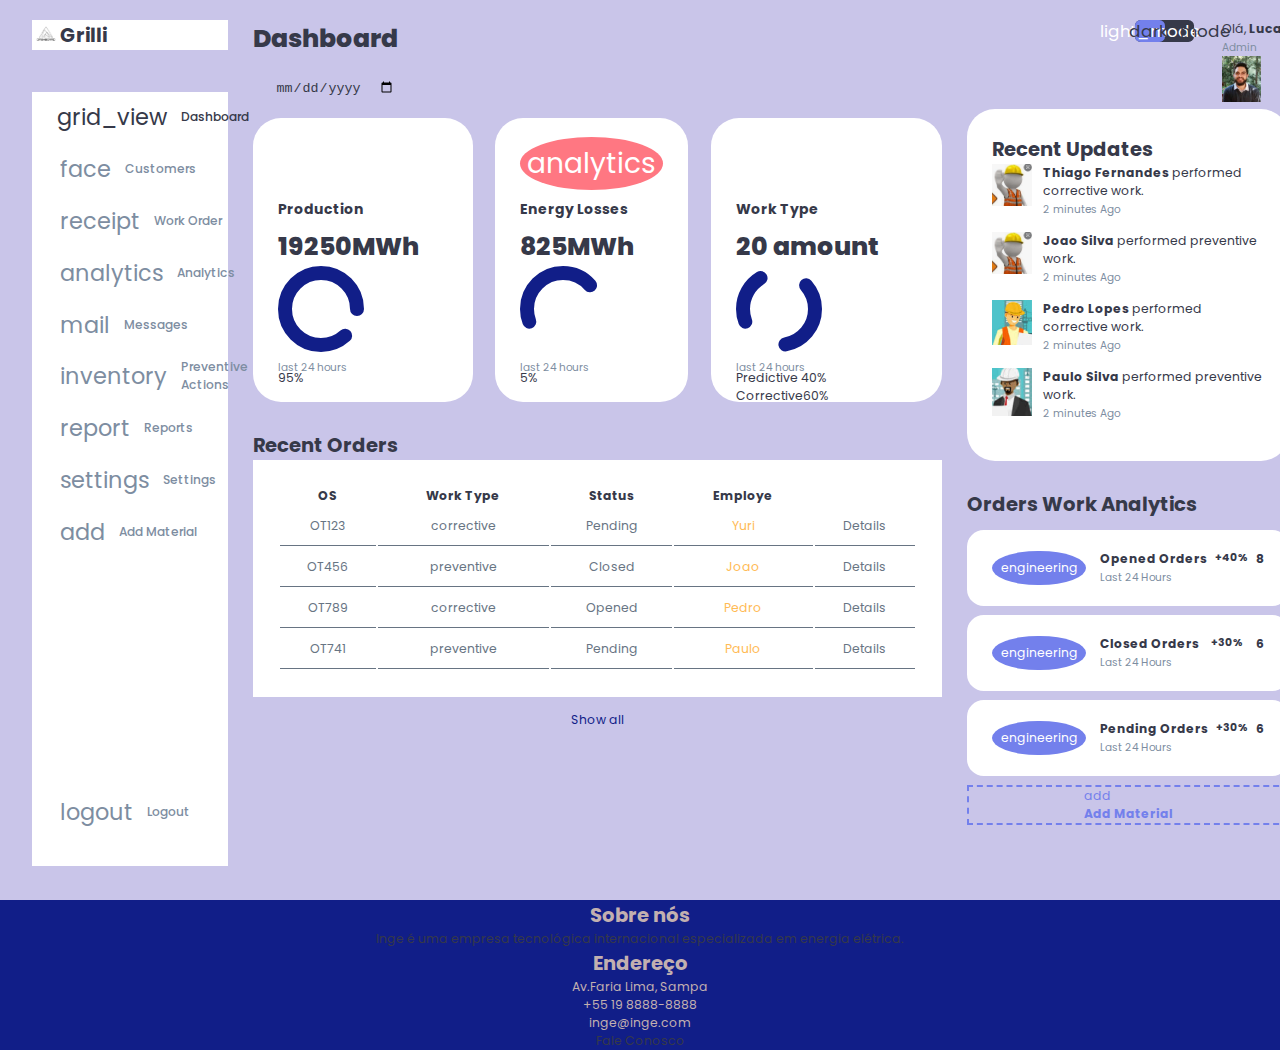
<file: index.html>
<!DOCTYPE html>
<html lang="en">
<head>
    <meta charset="UTF-8">
    <meta http-equiv="X-UA-Compatible" content="IE=edge">
    <meta name="viewport" content="width=device-width, initial-scale=1.0">
    <title>Dashboard Responsivo</title>

    <link rel="stylesheet" href="./style.css">
    <link rel="stylesheet" href="https://fonts.sandbox.google.com/css2?family=Material+Symbols+Outlined:opsz,wght,FILL,GRAD@48,400,0,0" />
    <link rel="stylesheet" href="https://fonts.sandbox.google.com/css2?family=Material+Symbols+Outlined:opsz,wght,FILL,GRAD@20..48,100..700,0..1,-50..200" />
    <link rel="preconnect" href="https://fonts.gstatic.com">
    <link href="https://fonts.googleapis.com/css2?family=Poppins:wght@300&display=swap" rel="stylesheet">
        
</head>
<body>
    <div class="container">
        <aside>
           <div class="top">
               <div class="logo">
                   <img src="./imagens/logo.png" alt="">
                  
                   <h2>Grilli</h2>
               </div>
               <div class = "close" id="close-btn">
                <span class="material-symbols-outlined">
                    close
                    </span>
               </div>
           </div>
           
           <div class="sidebar">
              <a href="#" class="active">
                <span class="material-symbols-outlined">
                    grid_view
                    </span>
                    <h3>Dashboard</h3>
              </a>
              <a href="#">
                <span class="material-symbols-outlined">
                    face
                    </span>
                    <h3>Customers</h3>
              </a> 
              <a href="#">
                <span class="material-symbols-outlined">
                    receipt
                    </span>
                    <h3>Work Order</h3>
              </a> 
              <a href="#">
                <span class="material-symbols-outlined">
                    analytics
                    </span>
                    <h3>Analytics</h3>
              </a> 
              <a href="#">
                <span class="material-symbols-outlined">
                    mail
                    </span>
                    <h3>Messages</h3>
              </a> 
              <a href="#">
                <span class="material-symbols-outlined">
                    inventory
                    </span>
                    <h3>Preventive Actions</h3>
              </a>
              <a href="#">
                <span class="material-symbols-outlined">
                    report
                    </span>
                    <h3>Reports</h3>
              </a>
              <a href="#">
                <span class="material-symbols-outlined">
                    settings
                    </span>
                    <h3>Settings</h3>
              </a> 
              <a href="#">
                <span class="material-symbols-outlined">
                    add
                    </span>
                    <h3>Add Material</h3>
              </a> 
              <a href="#">
                <span class="material-symbols-outlined">
                    logout
                    </span>
                    <h3>Logout</h3>
              </a> 
           </div>
          

        </aside>

        <!---fim aside---->

        <main>
            <h1>Dashboard</h1>

            <div class="date">
                <input type="date">
            </div>

                <div class="insights">
                
                    <div class="producao">
                    <span class="material-symbols-outlined">monitoring</span>
                <div class="middle">
                    <div class="left">
                        <h3>Production</h3>
                        <h1>19250MWh</h1>
                    </div>
                    <div class="progress">
                        <svg>
                            <circle cx='38' cy='38' r='36'></circle>
                        </svg>
                        <div class="number">
                            <p>95%</p>
                        </div>
                    </div>
                </div>
                <small class="text-muted"> last 24 hours</small>
                </div>

                <!--fim producao-->

                <div class="losses">
                    <span class="material-symbols-outlined">analytics</span>
                <div class="middle">
                    <div class="left">
                        <h3>Energy Losses</h3>
                        <h1>825MWh</h1>
                    </div>
                    <div class="progress">
                        <svg>
                            <circle cx='38' cy='38' r='36'></circle>
                        </svg>
                        <div class="number">
                            <p>5%</p>
                        </div>
                    </div>
                </div>
                <small class="text-muted"> last 24 hours</small>
                </div>

                <!--fim de losses-->

                <div class="tipotrabalho">
                    <span class="material-symbols-outlined">engineering</span>
                <div class="middle">
                    <div class="left">
                        <h3>Work Type</h3>
                        <h1>20 amount</h1>
                    </div>
                    <div class="progress">
                        <svg>
                            <circle cx='38' cy='38' r='36'>

                            </circle>
                        </svg>
                        <div class="number">
                            <p>Predictive 40%</p>
                            <p>Corrective60%</p>
                        </div>
                    </div>
                </div>
                <small class="text-muted"> last 24 hours</small>
                </div>
                <!--fim do tipo trabalho-->

            </div>
            <div class= "recent-orders">
               <h2>Recent Orders</h2>
               <table>
                   <thead>
                       <tr>
                           <th> OS</th>
                           <th> Work Type</th>
                           <th> Status</th>
                           <th> Employe</th>
                           
                       </tr>
                   </thead>
                   <tr>
                       <td> OT123</td>
                       <td> corrective</td>
                       <td> Pending</td>
                       <td class="warning"> Yuri</td>
                       <td class="primary">Details</td>
                   </tr>
                   <tr>
                    <td> OT456</td>
                    <td> preventive</td>
                    <td> Closed</td>
                    <td class="warning"> Joao</td>
                    <td class="primary">Details</td>
                </tr>
                <tr>
                    <td> OT789</td>
                    <td> corrective</td>
                    <td> Opened</td>
                    <td class="warning"> Pedro</td>
                    <td class="primary">Details</td>
                </tr>
                <tr>
                    <td> OT741</td>
                    <td> preventive</td>
                    <td> Pending</td>
                    <td class="warning"> Paulo</td>
                    <td class="primary">Details</td>
                </tr>
               </table>
               <a href="#">Show all</a>
            </div>
        </main>

        <!--------------fim da main ----------->

        <div class="right">
            <div class="top">
                <button id="menu-btn">
                    <span class="material-symbols-outlined">menu</span> 

                </button>
                <div class="theme-toggler">
                    <span class="material-symbols-outlined active">light_mode</span>
                    <span class="material-symbols-outlined">dark_mode</span>  
                </div>
                <div class="profile">
                    <div class="info">
                        <p> Olá, <b>Lucas</b></p>
                        <small class="text-muted">Admin</small>
                    </div>
                    <div class="profile-photo">
                        <img src="./imagens/perfil.png" alt="profile-photo">
                    </div>
                </div>
            </div>
            <!----------- fim top -------->
            <div class="recent-updates">
                <h2>Recent Updates</h2>
                <div class="updates">
                  <div class="update">
                    <div class="profile-photo">
                        <img src="./imagens/perfil2.png" alt="profile-photo">
                        </div>
                        <div class="message">
                            <p><b>Thiago Fernandes</b> performed corrective work.</p> 
                            <small class="text-muted">2 minutes Ago</small>
                        </div> 
                  </div>
                  
                  <div class="update">
                    <div class="profile-photo">
                        <img src="./imagens/perfil2.png" alt="profile-photo">
                        </div>
                        <div class="message">
                            <p><b>Joao Silva</b> performed preventive work.</p> 
                            <small class="text-muted">2 minutes Ago</small>
                        </div> 
                  </div>  

                  <div class="update">
                    <div class="profile-photo">
                        <img src="./imagens/perfil3.png" alt="profile-photo">
                        </div>
                        <div class="message">
                            <p><b>Pedro Lopes</b> performed corrective work.</p> 
                            <small class="text-muted">2 minutes Ago</small>
                        </div> 
                  </div>  

                  <div class="update">
                    <div class="profile-photo">
                        <img src="./imagens/perfil4.png" alt="profile-photo">
                        </div>
                        <div class="message">
                            <p><b>Paulo Silva</b> performed preventive work.</p> 
                            <small class="text-muted">2 minutes Ago</small>
                        </div> 
                  </div>  

                </div>
            </div>

            <div class="orders-analytics">
                <h2>Orders Work Analytics</h2>
                <div class="work corrective">
                    <div class="icon">
                        <span class="material-symbols-outlined">
                            engineering</span>
                    </div>
                    
                    <div class="right">
                        <div class="info">
                           <h3>Opened Orders</h3>
                           <small class="text-muted">Last 24 Hours</small>
                        </div>
                        <H5 class="sucess">+40%</H5>
                        <h3>8</h3>
                    </div>

                </div>
                <div class="work preventive">
                    <div class="icon">
                        <span class="material-symbols-outlined">
                            engineering</span>
                    </div>
                    
                    <div class="right">
                        <div class="info">
                           <h3>Closed Orders</h3>
                           <small class="text-muted">Last 24 Hours</small>
                        </div>
                        <H5 class="danger">+30%</H5>
                        <h3>6</h3>
                    </div>

                </div>
                <div class="work preditive">
                    <div class="icon">
                        <span class="material-symbols-outlined">
                            engineering</span>
                    </div>
                    
                    <div class="right">
                        <div class="info">
                           <h3>Pending Orders</h3>
                           <small class="text-muted">Last 24 Hours</small>
                        </div>
                        <H5 class="sucess">+30%</H5>
                        <h3>6</h3>
                    </div>

                </div>

                <div class="work-material">
                    <div>
                        <span class="material-symbols-outlined">add</span>
                        <h3>Add Material</h3>
                    </div>
                </div>

            </div>
        </div>

    </div>


    <div>
	
    </div>

<footer>
        <div class="main-content">
        <div class="left box">
            <h2> Sobre nós</h2>
            <div class="content">
                <p>Inge é uma empresa tecnológica internacional especializada em energia elétrica.</p>
            
                <div class="social">
                    <a href="#"><span class="fab fa-facebook-f"></span></a>
                    <a href="#"><span class="fab fa-twitter"></span></a>
                    <a href="#"><span class="fab fa-instagram"></span></a>
                    <a href="#"><span class="fab fa-youtube"></span></a>
                </div>
            </div>
        </div><!--left box-->
        <div class="center box">
            <h2>Endereço</h2>
            <div class="content">
                <div class="place">
                    <span class="fas fa-map-marker"></span>
                    <span class="text">Av.Faria Lima, Sampa</span>
                </div>

                <div class="phone">
                    <span class="fas fas fa-phone-alt"></span>
                    <span class="text">+55 19 8888-8888</span>
                </div>

                <div class="email">
                    <span class="fas fa-envelope"></span>
                    <span class="text">inge@inge.com</span>
                </div>

                <div>
                <a href="faleconosco.html">
                    Fale Conosco
                
                </a>

                </div>
            </div>
        
        </div>
    </div>
</footer>


</body>
</html>
</file>
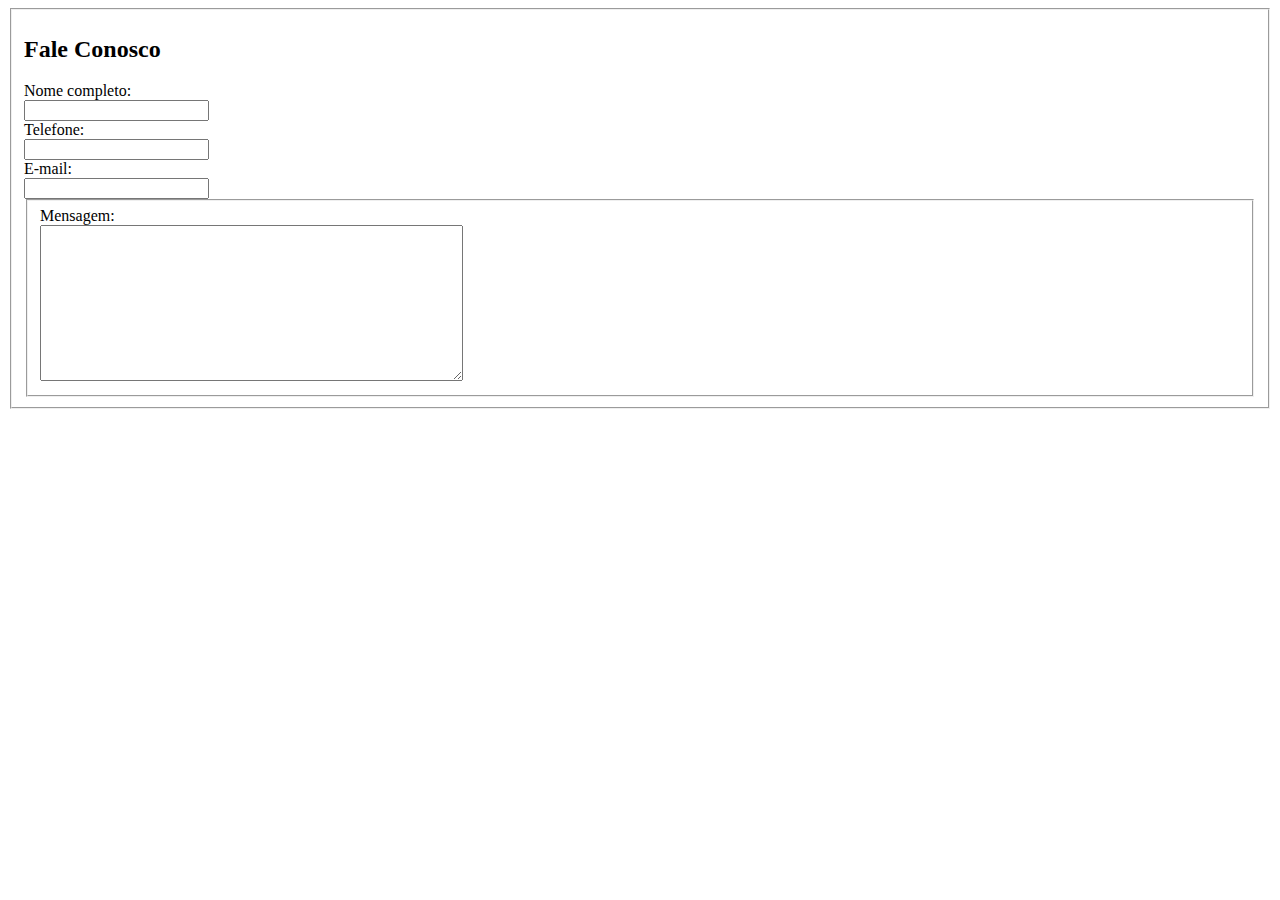
<file: faleconosco.html>
<!DOCTYPE html>
<html lang="en">
<head>
    <meta charset="UTF-8">
    <meta http-equiv="X-UA-Compatible" content="IE=edge">
    <meta name="viewport" content="width=device-width, initial-scale=1.0">
    <title>Fale Conosco</title>
</head>
<body>
    <FIeldset>
        <h2>Fale Conosco</h2>
    
            <label>Nome completo: <br> <input type="text"></label> <br>
            <label>Telefone: <br> <input type="tel"></label> <br>
            <label>E-mail: <br> <input type="email" required></label> <br>
            <fieldset>
            
                <label>Mensagem:</label>
                <form>
                    <textarea name="comentarios" id="comentarios" cols="50" rows="10"></textarea>
                
                </form>
            </fieldset>
    </fieldset>
</body>
</html>
</file>
<file: style.css>
@import url('https://fonts.googleapis.com/css2?family=Poppins:ital,wght@0,300;0,500;0,600;0,700;0,800;1,400&display=swap');

/* -- variaveis -- */

:root {
    --color-primary: #7380ec;
    --color-danger: #ff7782;
    --color-success: #41f1b6;
    --color-warning: #ffbb55;
    --color-white: #fff;
    --color-info-dark: #7d8da1;
    --color-dark: #363949;
    --color-light: rgba (132, 139, 200, 0.18);
    --color-primary-variant: #111e88;
    --color-dark-variant: #677483;
    --color-background: #9c95d5;

    --card-border-radius: 2rem;
    --border-radius-1: 0.4rem;
    --border-radius-2: 0.8rem;
    --border-radius-3: 1.2rem;

    --card-padding: 1.8rem;
    --paddig-1: 1.2rem;

    --box-shadow: 0 2rem 3rem var (--color-light);

}

*{
    margin: 0;
    padding: 0;
    outline: 0;
    appearance: none;
    border: 0;
    text-decoration: none;
    list-style: none;
    box-sizing: border-box;
}

html {
    font-size: 14px;

}

body {
    width: 100vw;
    height: 100vh;
    font-family: poppins, sans-serif;
    font-size: 0.88rem;
    background-color: #c9c5e9;
    user-select: none;
    overflow-x: hidden;
    color: #363949;
}

.container{
    display: grid;
    width: 95%;
    margin: auto;
    gap: 1.8rem;
    grid-template-columns: 14rem auto 23rem;
}

a {
    color: #363949;

}

img {
    display: block;
    width: 100%;
}

h1{
    font-weight: 800;
    font-size: 1.8rem;
}

h2{
    font-size: 1.4rem;
}

h3 {
    font-size: 0.87rem;
}

h4{
    font-size: 0.8rem;
}

h5{
    font-size: 0.77rem;
}

small {
    font-size: 0.75rem;
}

.profile-photo{
    width: 2.8rem;
    height: 2.8rem;
    border-radius: 50%;
    overflow-x: ;
}

.text-muted {
    color: #7d8da1;

}

p{
    color: #363949;
}

.primary {
    color: var(#7380ec);
}
.danger {
    color: var(#ff7782);
}
.success {
    color: #41f1b6;
}
.warning {
    color: #ffbb55;
}

aside {
    height: 100vh;
    background: #c9c5e9;
}

aside .top {
    background: white;
    display: flex;
    align-items: center;
    justify-content: space-between;
    margin-top: 1.4rem;
}

aside .logo {
    display: flex;
    gap: 0.8;
}
aside .logo img {
    width: 2rem;
    height: 2rem;
}

aside .close {
    display: none;
}

aside .sidebar {
    background: white;
    display: flex;
    flex-direction: column;
    height: 86vh;
    position: relative;
    top: 3rem;

}

aside h3 {
    font-weight: 500;
}

aside .sidebar a {
    display: flex;
    color: #7d8da1;
    margin-left: 2rem;
    gap: 1rem;
    align-items: center;
    position: relative;
    height: 3.7rem;
    transition: all 300ms ease;
}

aside .sidebar a span {
    font-size: 1.6rem;
    transition: all 300ms ease;
}

aside .sidebar a:last-child {
    position: absolute;
    bottom: 2rem;
    width: 100%;
}

aside .sidebar a.active {
    background: var(--color-light);
    color: var(--color-light);
    color: var(#7380ec);
    margin-left: 0;
}

aside .sidebar a.active::before{
    content: "";
    width: 6px;
    height: 100%;
    background: var(#7380ec);

}

aside .sidebar a.active span {
    color:  var(#7380ec);
    margin-left: calc(1rem - 3px);
}

aside .sidebar a:hover{
    color: var(#7380ec);
}

aside .sidebar a.hover span {
    margin-left: 1rem;
}


/* ==== main ==== */

main {
    margin-top: 1.4rem;

}

main .date{
    display: inline-block;
    background: var(--color-light);
    border-radius: var(--border-radius-1);
    margin-top: 1rem;
    padding: 0.5rem 1.6rem;
}

main .date input[type= "date"]{
    background: transparent;
    color: #363949;
}

main .insights {
    display: grid;
    grid-template-columns: repeat(3, 1fr);
    gap: 1.6rem;
}

main .insights {
    display: grid;
    grid-template-columns: repeat(3, 1fr);
    gap: 1.6rem;
}

main .insights > div {
    background-color: #fff;
    padding: var(--card-padding);
    border-radius: var(--card-border-radius);
    margin-top: 1rem;
    box-shadow: var(--box-shadow);
    transition: all 300ms ease;

}

main .insights > div:hover {
    box-shadow: none;
}

main .insights > div span {
    background: var(#7380ec);
    padding: 0.5rem;
    border-radius: 50%;
    color: #fff;
    font-size: 2rem;
}

main .insights > div.losses span{
    background-color: #ff7782;
}

main .insights > div.tipotrabalho span{
    background: var(#41f1b6);
}

main .insights > div .midle {
    display: flex;
    align-items: center;
    justify-content: space-between;
}

main .insights h3 {
    margin: 1rem 0 0.6rem;
    font-size: 1rem;
}

main .insights .progress{
    position: relative;
    width: 92px;
    height: 92px;
    border-radius: 50%;
}

main .insights svg {
    width: 7rem;
    height: 7rem;
}

main .insights svg circle {
    fill: none;
    stroke: #111e88;
    stroke-width: 14;
    stroke-linecap: round;
    transform: translate(5px, 5px);
    stroke-dasharray: 110;
    stroke-dashoffset: 92;
}

main .insights .producao svg circle {
    stroke-dashoffset: -30;
    stroke-dasharray: 200;
}
main .insights .losses svg circle {
        stroke-dashoffset: 100;
        stroke-dasharray: 100;
}

main .insights .tipotrabalho svg circle {
    stroke-dashoffset: -100;
    stroke-dasharray: 50;
}



/* FOOTER */

footer .main-content {
    background-color: #111e88;
    color: rgb(194, 176, 176);
    text-align: center;
}


/* ======= orders recent ======= */

main .recent-orders {
    margin-top: 2rem;
}

main .recent-orders h2 {
    margin-bottom: 0.8;
}

main .recent-orders table{
    background: var(--color-white);
    width: 100%;
    border-radius: var(--color-background);
    padding: var(--card-padding);
    text-align: center;
    box-shadow: var(--box-shadow);
    transition: all 300ms ease;
}

main .recent-orders table:hover{
    box-shadow: none;
}

main table tbody td{
   height: 2.8rem;
   border-bottom: 1px solid var(--color-dark-variant);
   color: var(--color-dark-variant);
}

main table tr: :last-child td{
    border: none;

}

main .recent-orders a{
    text-align: center;
    display: block;
    margin: 1rem auto;
    color: var(--color-primary-variant);
}

/* ================ right ============= */

.right{
    margin-top: 1.4rem;
}

.right .top{
   display: flex;
   justify-content: end;
   gap: 2rem;
   
}

.right .top button{
    display: none;
}

.right .theme-toggler{
    background: var(--color-dark);
    display: flex;
    justify-content: space-between;
    align-items: center;
    height: 1.6rem;
    width: 4.2rem;
    cursor: pointer;
    border-radius: 0.4rem;
}

.right .theme-toggler span{
  font-size: 1.2rem; 
  width: 50%;
  height: 100%;
  display: flex;
  align-items: center; 
  justify-content: center;
}

.right .theme-toggler span.active{
    background: var(--color-primary);
    color: white;
    border-radius: 0.4rem;
}

.right .top profile{
    display: flex;
    gap: 2rem;
    text-align: right;
}

.right .recent-updates{
    margin-top: 1rem;
}

:right .recent-updates h2{
    margin-bottom: 0.8rem;
}

.right .recent-updates{
    background: var(--color-white);
    padding: var(--card-padding);
    border-radius: var(--card-border-radius);
    box-shadow: var(--box-shadow);
    transition: all 300ms ease;
}

.right .recent-updates .updates: :hover{
    box-shadow: none;
}

.right .recent-updates .updates .update{
    display: grid;
    grid-template-columns: 2.6rem auto;
    gap: 1rem;
    margin-bottom: 1rem;
}


.right .orders-analytics{
    margin-top: 2rem;
}

.right .orders-analytics h2{
    margin-bottom: 0.8rem;
}

.right .orders-analytics .work{
    background: white;
    display: flex;
    align-items: center;
    gap: 1rem;
    margin-bottom: 0.7rem;
    padding: 1.4rem var(--card-padding);
    border-radius: var(--border-radius-3);
    box-shadow: var(--box-shadow);
    transition: all 300ms ease;
}

.right .orders-analytics .work:hover{
    box-shadow: none;
}

.right .orders-analytics .work .right {
    display: flex;
    justify-content: space-between;
    align-items: start;
    margin: 0;
    width: 100%;
}

.right .orders-analytics .work .icon{
    padding: 0.6rem;
    color: var(--color-white);
    border-radius: 50%;
    background: var(--color-primary);
    display: flex;
}

.right .orders-analytics .work-material{
    background-color: transparent;
    border: 2px dashed var(--color-primary);
    color: var(--color-primary);
    display: flex;
    align-items: center;
    justify-content: center;
}

.right .orders-analytics .add-material div{
    display: flex;
    align-items: center;
    gap: 0.6rem;
}

.right .orders-analytics .add-material  h3{
    font-weight: 600;
}

@media screen and (max-width:1200px){
    .container {
        width: 94%;
        grid-template-columns: 7rem auto 23rem;
    }

aside .logo h2{
    display: none;
}

aside .sidebar h3{
    display: none;
}

aside .sidebar a{
    width: 5.6rem;
}

aside .sidebar a:last-child{
    position: relative;
    margin-top: 1.8rem;
}

main .insights{
    grid-template-columns: 1fr;
    gap: 0;
}

main .orders-analytics{
    width: 94%;
    position:absolute;
    left: 50%;
    transform: translatex(-50%);
    margin: 2rem 0 0 8.8rem;
}

main .orders-analytics table {
    width: 83vw;
}

main table thead tr td:last-child,
main table thead tr th:first-child{
    display: none;
}

main table tbody tr td:last-child,
main table tbody tr td:first-child{
    display: none;
}

@media screen and (max-width: 768px) {
    .container{
        width: 100%;
        grid-template-columns: 1fr;
    }


aside {
    position: fixed;
    left: 0;
    background: var(--color-white);
    width: 18rem;
    z-index: 3;
    box-shadow: 1rem 3rem 4rem var(--color-light)
    height: 100vh;
    padding-right: var(--card-padding);
    display: none;
}

aside .logo {
    margin-left: 1rem;
}

aside .logo h2 {
    display: inline;
}

aside .sidebar h3{
    display: none;
}

aside .sidebar a{
    width: 5.6rem;
}

aside .sidebar a:last-child{
    position: relative;
    margin-top: 1.8rm;
}

main .insights{
    grid-template-columns: 1fr;
    gap: 0;
}

main .recent-orders table{
 width: 100%;
 margin: 0 auto 4rem;   
}

.right {
    width: 94%;
    margin: 0 auto 4rem;
}

.right .top {
    position: fixed;
    top: 0;
    left: 0;
    align-items: center;
    padding: 0 0.8rem;
    height: 4.6rem;
    background: var(--color-white);
    width: 4.6rem;
    margin: 0;
    z-index: 2;
    box-shadow: 0 1rem 1rem var(--color-info-dark);
}

.right .top .theme-toggler{
   width: 4.4rem;
   position: absolute;
   left: 66%; 
}

.right .profile .info{
    display: none;
}

.right .top button{
    display: inline-block;
    background: transparent;
    cursor: pointer;
    color: var(--color-dark);
    position: absolute;
    left: 1rem;
}

.right .top button span{
    font-size: 2rem;
}
</file>
